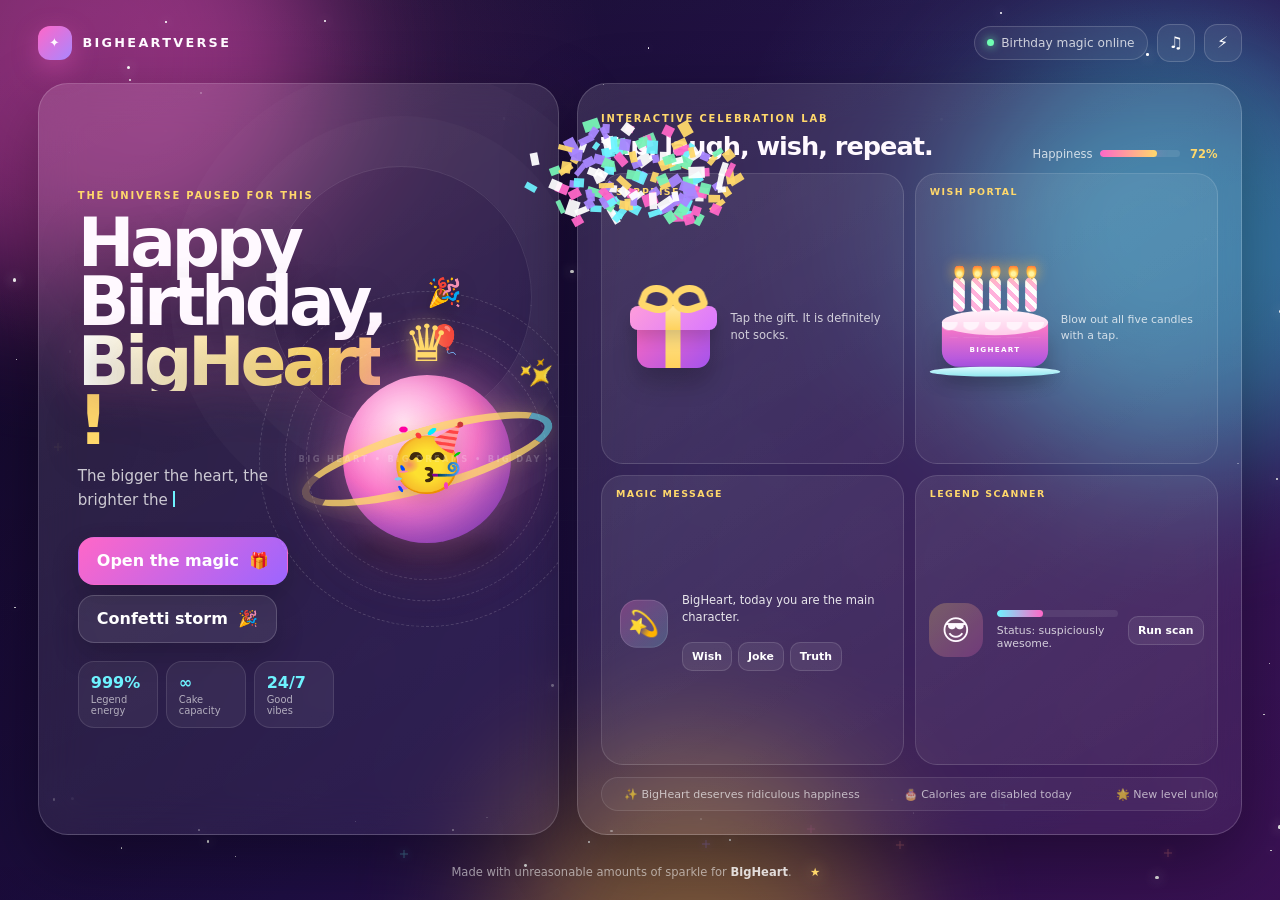
<file: index.html>
<!doctype html>
<html lang="en">
<head>
  <meta charset="utf-8" />
  <meta name="viewport" content="width=device-width, initial-scale=1, viewport-fit=cover" />
  <meta name="theme-color" content="#130a2e" />
  <meta name="description" content="An enchanted one-screen birthday celebration for BigHeart." />
  <title>Happy Birthday, BigHeart!</title>
  <link rel="stylesheet" href="styles.css" />
</head>
<body>
  <noscript><div class="noscript">Please enable JavaScript so the birthday magic can begin ✨</div></noscript>
  <canvas id="confettiCanvas" aria-hidden="true"></canvas>

  <div class="world" id="world">
    <div class="aurora aurora--one" aria-hidden="true"></div>
    <div class="aurora aurora--two" aria-hidden="true"></div>
    <div class="aurora aurora--three" aria-hidden="true"></div>
    <div class="mesh" aria-hidden="true"></div>
    <div id="stars" class="stars" aria-hidden="true"></div>
    <div id="sparkles" class="sparkles" aria-hidden="true"></div>
    <div id="balloons" class="balloons" aria-hidden="true"></div>

    <header class="topbar">
      <div class="brand"><span class="brand__mark">✦</span><span>BIGHEARTVERSE</span></div>
      <div class="topbar__right">
        <span class="live-dot"><i></i> Birthday magic online</span>
        <button class="icon-btn" id="soundBtn" type="button" aria-pressed="false" title="Play melody">♫</button>
        <button class="icon-btn" id="partyBtn" type="button" aria-pressed="false" title="Party mode">⚡</button>
      </div>
    </header>

    <main class="dashboard">
      <section class="hero glass-panel">
        <div class="hero__copy">
          <div class="eyebrow">THE UNIVERSE PAUSED FOR THIS</div>
          <h1>Happy Birthday,<br><span class="name">BigHeart</span><span class="bounce">!</span></h1>
          <p class="hero__lead" id="typeLine" aria-live="polite"></p>

          <div class="hero__actions">
            <button class="action action--primary" id="surpriseBtn" type="button"><span>Open the magic</span><b>🎁</b></button>
            <button class="action action--glass" id="confettiBtn" type="button"><span>Confetti storm</span><b>🎉</b></button>
          </div>

          <div class="mini-stats" aria-label="Birthday statistics">
            <div><strong>999%</strong><span>Legend energy</span></div>
            <div><strong>∞</strong><span>Cake capacity</span></div>
            <div><strong>24/7</strong><span>Good vibes</span></div>
          </div>
        </div>

        <div class="hero__visual" aria-label="Animated birthday crown planet">
          <div class="orbit orbit--one"><span>🎈</span></div>
          <div class="orbit orbit--two"><span>✨</span></div>
          <div class="orbit orbit--three"><span>🎉</span></div>
          <div class="planet-shadow"></div>
          <div class="planet">
            <div class="planet__glow"></div>
            <div class="planet__ring"></div>
            <div class="planet__face">🥳</div>
            <div class="crown">♛</div>
          </div>
          <div class="halo-text">BIG HEART • BIG DREAMS • BIG DAY •</div>
        </div>
      </section>

      <section class="playground glass-panel">
        <div class="playground__head">
          <div><span class="eyebrow">INTERACTIVE CELEBRATION LAB</span><h2>Tap, laugh, wish, repeat.</h2></div>
          <div class="meter"><span>Happiness</span><div><i id="happyMeter"></i></div><b id="happyValue">72%</b></div>
        </div>

        <div class="play-grid">
          <article class="card gift-card" id="giftCard" tabindex="0" role="button" aria-label="Open BigHeart's gift">
            <div class="card__label">SURPRISE BOX</div>
            <div class="gift" id="gift">
              <div class="gift__lid"><i></i></div>
              <div class="gift__base"><i></i></div>
              <div class="gift__bow"><span></span><span></span></div>
              <div class="gift__light"></div>
            </div>
            <p id="giftText">Tap the gift. It is definitely not socks.</p>
          </article>

          <article class="card cake-card">
            <div class="card__label">WISH PORTAL</div>
            <div class="cake">
              <div class="candles" id="candles">
                <button class="candle" type="button" aria-label="Blow out candle 1"><i></i><span></span></button>
                <button class="candle" type="button" aria-label="Blow out candle 2"><i></i><span></span></button>
                <button class="candle" type="button" aria-label="Blow out candle 3"><i></i><span></span></button>
                <button class="candle" type="button" aria-label="Blow out candle 4"><i></i><span></span></button>
                <button class="candle" type="button" aria-label="Blow out candle 5"><i></i><span></span></button>
              </div>
              <div class="cake__top"></div>
              <div class="cake__icing"></div>
              <div class="cake__body"><span>BIGHEART</span></div>
              <div class="cake__plate"></div>
            </div>
            <p id="candleText">Blow out all five candles with a tap.</p>
          </article>

          <article class="card message-card">
            <div class="card__label">MAGIC MESSAGE</div>
            <div class="message-icon" id="messageIcon">💫</div>
            <p id="messageText">BigHeart, today you are the main character.</p>
            <div class="message-actions">
              <button type="button" data-message="wish">Wish</button>
              <button type="button" data-message="joke">Joke</button>
              <button type="button" data-message="truth">Truth</button>
            </div>
          </article>

          <article class="card scanner-card">
            <div class="card__label">LEGEND SCANNER</div>
            <div class="scanner-avatar"><span>😎</span><i></i></div>
            <div class="scanner-line"><i id="scannerFill"></i></div>
            <p id="scannerText">Status: suspiciously awesome.</p>
            <button class="scan-btn" id="scanBtn" type="button">Run scan</button>
          </article>
        </div>

        <div class="ticker" aria-label="Birthday wishes">
          <div class="ticker__track">
            <span>✨ BigHeart deserves ridiculous happiness</span><span>🎂 Calories are disabled today</span><span>🌟 New level unlocked</span><span>😂 Laughing is mandatory</span><span>🎉 Ordinary behavior has been cancelled</span>
            <span>✨ BigHeart deserves ridiculous happiness</span><span>🎂 Calories are disabled today</span><span>🌟 New level unlocked</span><span>😂 Laughing is mandatory</span><span>🎉 Ordinary behavior has been cancelled</span>
          </div>
        </div>
      </section>
    </main>

    <footer class="footer"><span>Made with unreasonable amounts of sparkle for <b>BigHeart</b>.</span><button id="secretBtn" type="button" aria-label="Open secret message">★</button></footer>
  </div>

  <dialog class="surprise" id="surpriseDialog">
    <button class="surprise__close" id="closeDialog" type="button" aria-label="Close">×</button>
    <div class="surprise__burst" aria-hidden="true"><span>✦</span><span>✧</span><span>✦</span></div>
    <div class="surprise__emoji">💝</div>
    <p class="eyebrow">SPECIAL DELIVERY FOR BIGHEART</p>
    <h2>You make life feel warmer, funnier, and a lot more unforgettable.</h2>
    <p>May this new year bring you bold adventures, quiet peace, loyal people, beautiful surprises, and every reason to keep that big heart smiling.</p>
    <button class="action action--primary" id="dialogConfetti" type="button"><span>Celebrate harder</span><b>🎊</b></button>
  </dialog>

  <div class="toast" id="toast" role="status" aria-live="polite"></div>
  <script src="script.js"></script>
</body>
</html>
</file>
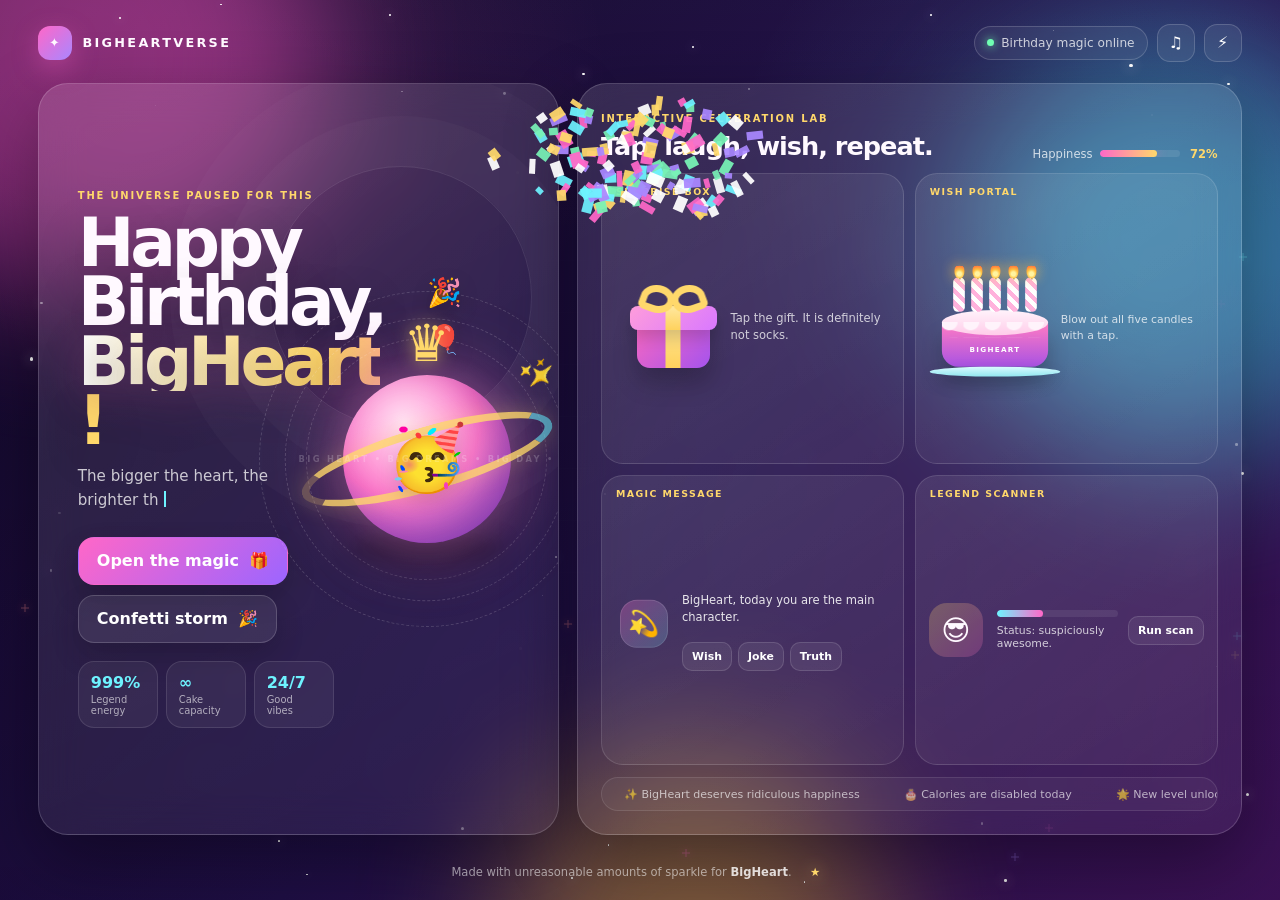
<file: birthday-standalone.html>
<!doctype html>
<html lang="en">
<head>
  <meta charset="utf-8" />
  <meta name="viewport" content="width=device-width, initial-scale=1, viewport-fit=cover" />
  <meta name="theme-color" content="#130a2e" />
  <meta name="description" content="An enchanted one-screen birthday celebration for BigHeart." />
  <title>Happy Birthday, BigHeart!</title>
  <style>
:root {
  --bg-a: #100622;
  --bg-b: #22104c;
  --bg-c: #42135f;
  --pink: #ff67c8;
  --pink-2: #ff94dc;
  --cyan: #6ef3ff;
  --gold: #ffd86b;
  --violet: #a987ff;
  --white: #fff9ff;
  --muted: rgba(255,255,255,.76);
  --line: rgba(255,255,255,.17);
  --glass: rgba(255,255,255,.085);
  --shadow: 0 26px 70px rgba(0,0,0,.36);
}

* { box-sizing: border-box; }
html, body { width: 100%; height: 100%; margin: 0; overflow: hidden; }
body {
  color: var(--white);
  font-family: Inter, ui-sans-serif, system-ui, -apple-system, BlinkMacSystemFont, "Segoe UI", sans-serif;
  background: radial-gradient(circle at 20% 10%, rgba(255,103,200,.15), transparent 27%), radial-gradient(circle at 82% 20%, rgba(110,243,255,.12), transparent 25%), linear-gradient(135deg, var(--bg-a), var(--bg-b) 54%, var(--bg-c));
}
button { font: inherit; }
button:focus-visible, [tabindex]:focus-visible { outline: 3px solid var(--cyan); outline-offset: 4px; }
.noscript { position: fixed; inset: 0; z-index: 99; display: grid; place-items: center; background: #130a2e; color: white; padding: 2rem; text-align: center; }

.world { position: relative; width: 100%; height: 100dvh; min-height: 540px; overflow: hidden; isolation: isolate; }
.world::after { content: ""; position: absolute; inset: 0; z-index: -1; background: linear-gradient(180deg, rgba(255,255,255,.02), transparent 28%, rgba(0,0,0,.12)); pointer-events: none; }
.mesh { position: absolute; inset: 0; z-index: -4; opacity: .16; background-image: linear-gradient(rgba(255,255,255,.06) 1px, transparent 1px), linear-gradient(90deg, rgba(255,255,255,.06) 1px, transparent 1px); background-size: 52px 52px; mask-image: radial-gradient(circle at center, black, transparent 82%); }
.aurora { position: absolute; z-index: -3; border-radius: 999px; filter: blur(70px); opacity: .52; animation: auroraMove 13s ease-in-out infinite alternate; }
.aurora--one { width: 37vw; height: 37vw; left: -12vw; top: -14vw; background: #e448b4; }
.aurora--two { width: 33vw; height: 33vw; right: -9vw; top: 5vh; background: #3bcde7; animation-duration: 17s; }
.aurora--three { width: 30vw; height: 30vw; left: 39vw; bottom: -18vw; background: #d9a833; animation-duration: 21s; }
@keyframes auroraMove { to { transform: translate3d(45px, 28px, 0) scale(1.12); } }

.stars, .sparkles, .balloons { position: absolute; inset: 0; pointer-events: none; z-index: -1; }
.star { position: absolute; width: 3px; height: 3px; border-radius: 50%; background: #fff; box-shadow: 0 0 12px rgba(255,255,255,.9); animation: twinkle var(--d) ease-in-out infinite; animation-delay: var(--delay); }
@keyframes twinkle { 0%,100% { transform: scale(.45); opacity: .2; } 50% { transform: scale(1.8); opacity: 1; } }
.spark { position: absolute; width: 8px; height: 8px; color: var(--gold); opacity: .42; animation: sparkleFloat var(--d) linear infinite; animation-delay: var(--delay); }
.spark::before, .spark::after { content: ""; position: absolute; left: 50%; top: 50%; width: 1px; height: 100%; background: currentColor; transform: translate(-50%,-50%); box-shadow: 0 0 10px currentColor; }
.spark::after { transform: translate(-50%,-50%) rotate(90deg); }
@keyframes sparkleFloat { from { transform: translateY(55px) rotate(0); opacity: 0; } 18% { opacity: .55; } to { transform: translateY(-90px) rotate(180deg); opacity: 0; } }
.balloon { position: absolute; bottom: -100px; width: 34px; height: 43px; border-radius: 50% 50% 47% 47%; background: var(--c); box-shadow: inset -7px -7px 12px rgba(0,0,0,.16), 0 12px 25px rgba(0,0,0,.14); opacity: .55; animation: balloonUp var(--d) linear infinite; animation-delay: var(--delay); }
.balloon::after { content: ""; position: absolute; left: 50%; top: 100%; width: 1px; height: 50px; background: rgba(255,255,255,.45); }
@keyframes balloonUp { to { transform: translate3d(var(--sway), -125vh, 0) rotate(8deg); } }

.topbar { position: absolute; left: 3vw; right: 3vw; top: 2.2vh; height: 46px; display: flex; align-items: center; justify-content: space-between; z-index: 4; }
.brand { display: flex; align-items: center; gap: 10px; font-size: clamp(.72rem, 1vw, .88rem); font-weight: 900; letter-spacing: .18em; }
.brand__mark { width: 34px; height: 34px; display: grid; place-items: center; border-radius: 12px; background: linear-gradient(135deg, var(--pink), var(--violet)); box-shadow: 0 8px 26px rgba(255,103,200,.34); }
.topbar__right { display: flex; align-items: center; gap: 9px; }
.live-dot { display: flex; gap: 7px; align-items: center; padding: 9px 12px; border: 1px solid var(--line); border-radius: 999px; background: rgba(255,255,255,.06); color: var(--muted); font-size: .76rem; backdrop-filter: blur(12px); }
.live-dot i { width: 7px; height: 7px; border-radius: 50%; background: #70ffb3; box-shadow: 0 0 10px #70ffb3; animation: pulse 1.4s infinite; }
@keyframes pulse { 50% { opacity: .35; transform: scale(.7); } }
.icon-btn { width: 38px; height: 38px; border: 1px solid var(--line); border-radius: 13px; background: rgba(255,255,255,.07); color: white; cursor: pointer; backdrop-filter: blur(12px); transition: .25s ease; }
.icon-btn:hover { transform: translateY(-2px); background: rgba(255,255,255,.14); }
.icon-btn[aria-pressed="true"] { background: linear-gradient(135deg, var(--pink), var(--violet)); box-shadow: 0 10px 26px rgba(255,103,200,.28); }

.dashboard { position: absolute; inset: 9.2vh 3vw 7.2vh; display: grid; grid-template-columns: minmax(0, .94fr) minmax(520px, 1.2fr); gap: clamp(14px, 1.4vw, 22px); }
.glass-panel { border: 1px solid var(--line); background: linear-gradient(155deg, rgba(255,255,255,.12), rgba(255,255,255,.055)); box-shadow: var(--shadow); border-radius: 30px; backdrop-filter: blur(20px); overflow: hidden; }
.eyebrow { margin: 0; color: var(--gold); font-size: clamp(.62rem, .78vw, .76rem); font-weight: 900; letter-spacing: .18em; }

.hero { position: relative; display: grid; grid-template-columns: minmax(0, 1.1fr) minmax(180px, .8fr); align-items: center; padding: clamp(22px, 3vw, 48px); }
.hero::before { content: ""; position: absolute; width: 260px; height: 260px; right: 5%; top: 11%; border: 1px solid rgba(255,255,255,.1); border-radius: 50%; box-shadow: 0 0 0 50px rgba(255,255,255,.025), 0 0 0 100px rgba(255,255,255,.018); animation: ringPulse 5s ease-in-out infinite; }
@keyframes ringPulse { 50% { transform: scale(1.07); opacity: .7; } }
.hero__copy { position: relative; z-index: 2; }
.hero h1 { margin: 12px 0 14px; font-size: clamp(2.65rem, 5.3vw, 6.3rem); line-height: .87; letter-spacing: -.065em; text-shadow: 0 15px 45px rgba(0,0,0,.22); }
.name { display: inline-block; color: transparent; background: linear-gradient(90deg, #fff, var(--gold), var(--pink), var(--cyan), #fff); background-size: 320% auto; -webkit-background-clip: text; background-clip: text; animation: nameFlow 7s linear infinite; filter: drop-shadow(0 8px 18px rgba(255,103,200,.2)); }
@keyframes nameFlow { to { background-position: 320% 0; } }
.bounce { display: inline-block; color: var(--gold); animation: bounce 1.6s ease-in-out infinite; }
@keyframes bounce { 50% { transform: translateY(-10px) rotate(8deg); } }
.hero__lead { width: min(520px, 96%); min-height: 55px; margin: 0 0 18px; color: var(--muted); font-size: clamp(.92rem, 1.18vw, 1.12rem); line-height: 1.6; }
.hero__lead::after { content: ""; display: inline-block; width: 2px; height: 1em; margin-left: 5px; vertical-align: -.12em; background: var(--cyan); animation: blink .75s steps(1) infinite; }
@keyframes blink { 50% { opacity: 0; } }
.hero__actions { display: flex; flex-wrap: wrap; gap: 10px; }
.action { display: inline-flex; align-items: center; justify-content: center; gap: 10px; min-height: 48px; padding: 0 18px; border-radius: 16px; border: 1px solid transparent; color: white; font-weight: 850; cursor: pointer; transition: .24s ease; box-shadow: 0 12px 28px rgba(0,0,0,.18); }
.action:hover { transform: translateY(-3px) scale(1.02); }
.action--primary { background: linear-gradient(135deg, var(--pink), #9c65ff); }
.action--glass { background: rgba(255,255,255,.08); border-color: var(--line); }
.mini-stats { display: grid; grid-template-columns: repeat(3, 1fr); gap: 8px; margin-top: 18px; max-width: 500px; }
.mini-stats div { padding: 11px 12px; border-radius: 16px; background: rgba(255,255,255,.055); border: 1px solid rgba(255,255,255,.11); }
.mini-stats strong { display: block; color: var(--cyan); font-size: clamp(.95rem, 1.25vw, 1.25rem); }
.mini-stats span { display: block; color: rgba(255,255,255,.62); font-size: clamp(.62rem, .7vw, .72rem); margin-top: 2px; }

.hero__visual { position: relative; z-index: 2; width: min(23vw, 300px); aspect-ratio: 1; justify-self: center; display: grid; place-items: center; perspective: 800px; }
.planet { position: relative; width: 57%; aspect-ratio: 1; display: grid; place-items: center; border-radius: 50%; background: radial-gradient(circle at 36% 28%, #ffddf1, #ff6bc5 47%, #8c3fe1 100%); box-shadow: inset -18px -18px 36px rgba(54,18,100,.35), 0 0 70px rgba(255,103,200,.52), 0 26px 50px rgba(0,0,0,.3); animation: planetFloat 4s ease-in-out infinite; }
@keyframes planetFloat { 50% { transform: translateY(-13px) rotate(4deg); } }
.planet__face { font-size: clamp(3rem, 5vw, 5.4rem); filter: drop-shadow(0 8px 10px rgba(0,0,0,.14)); }
.planet__ring { position: absolute; width: 155%; height: 38%; border: 8px solid rgba(255,218,107,.8); border-left-color: rgba(255,218,107,.25); border-right-color: rgba(110,243,255,.6); border-radius: 50%; transform: rotate(-16deg); box-shadow: 0 0 22px rgba(255,218,107,.22); }
.planet__glow { position: absolute; inset: -20%; border-radius: 50%; background: radial-gradient(circle, rgba(255,255,255,.2), transparent 64%); animation: glowPulse 2.5s ease-in-out infinite; }
@keyframes glowPulse { 50% { transform: scale(1.12); opacity: .55; } }
.crown { position: absolute; top: -37%; font-size: clamp(2.6rem, 4vw, 4.4rem); color: var(--gold); text-shadow: 0 0 18px rgba(255,218,107,.7); animation: crownTilt 2s ease-in-out infinite; }
@keyframes crownTilt { 50% { transform: translateY(-5px) rotate(-7deg); } }
.planet-shadow { position: absolute; bottom: 15%; width: 52%; height: 10%; border-radius: 50%; background: rgba(0,0,0,.27); filter: blur(10px); animation: shadowPulse 4s ease-in-out infinite; }
@keyframes shadowPulse { 50% { transform: scale(.82); opacity: .5; } }
.orbit { position: absolute; inset: 9%; border: 1px dashed rgba(255,255,255,.16); border-radius: 50%; animation: spin 10s linear infinite; }
.orbit span { position: absolute; left: 50%; top: -16px; font-size: 28px; filter: drop-shadow(0 8px 10px rgba(0,0,0,.24)); }
.orbit--two { inset: 2%; animation-duration: 14s; animation-direction: reverse; transform: rotate(45deg); }
.orbit--three { inset: -7%; animation-duration: 18s; }
@keyframes spin { to { transform: rotate(360deg); } }
.halo-text { position: absolute; inset: -2%; display: grid; place-items: center; border-radius: 50%; color: rgba(255,255,255,.21); font-size: clamp(.52rem, .62vw, .68rem); font-weight: 900; letter-spacing: .28em; animation: spin 22s linear infinite reverse; }

.playground { position: relative; padding: clamp(16px, 1.8vw, 26px); display: grid; grid-template-rows: auto minmax(0,1fr) 34px; gap: 12px; }
.playground__head { display: flex; align-items: end; justify-content: space-between; gap: 14px; }
.playground__head h2 { margin: 5px 0 0; font-size: clamp(1.28rem, 2vw, 2rem); letter-spacing: -.04em; }
.meter { min-width: 185px; display: grid; grid-template-columns: auto 1fr auto; align-items: center; gap: 7px; color: var(--muted); font-size: .72rem; }
.meter > div { width: 80px; height: 7px; overflow: hidden; border-radius: 999px; background: rgba(255,255,255,.09); }
.meter i { display: block; width: 72%; height: 100%; border-radius: inherit; background: linear-gradient(90deg, var(--pink), var(--gold)); box-shadow: 0 0 12px rgba(255,103,200,.45); transition: width .7s ease; }
.meter b { color: var(--gold); }
.play-grid { display: grid; grid-template-columns: repeat(2, minmax(0,1fr)); grid-template-rows: repeat(2, minmax(0,1fr)); gap: 11px; min-height: 0; }
.card { position: relative; min-width: 0; min-height: 0; border: 1px solid rgba(255,255,255,.13); border-radius: 22px; background: linear-gradient(145deg, rgba(255,255,255,.085), rgba(255,255,255,.038)); overflow: hidden; transition: transform .25s ease, background .25s ease, border-color .25s ease; }
.card:hover { transform: translateY(-3px); border-color: rgba(255,255,255,.25); background: linear-gradient(145deg, rgba(255,255,255,.12), rgba(255,255,255,.05)); }
.card__label { position: absolute; top: 12px; left: 14px; z-index: 3; color: var(--gold); font-size: .59rem; font-weight: 900; letter-spacing: .15em; }

.gift-card { display: grid; grid-template-columns: 42% 1fr; align-items: center; padding: 28px 14px 10px; cursor: pointer; }
.gift-card p { margin: 0; color: var(--muted); font-size: clamp(.72rem, .88vw, .9rem); line-height: 1.45; }
.gift { position: relative; width: 95px; height: 88px; justify-self: center; animation: giftBounce 2.2s ease-in-out infinite; transform-style: preserve-3d; }
@keyframes giftBounce { 50% { transform: translateY(-7px) rotate(-2deg); } }
.gift__base { position: absolute; left: 11px; bottom: 3px; width: 73px; height: 55px; border-radius: 8px 8px 13px 13px; background: linear-gradient(135deg, #ff6abd, #a553ed); box-shadow: 0 15px 25px rgba(0,0,0,.22); }
.gift__base i, .gift__lid i { position: absolute; left: 50%; top: 0; width: 15px; height: 100%; transform: translateX(-50%); background: linear-gradient(#ffe8a0, #ffd25d); }
.gift__lid { position: absolute; z-index: 3; left: 4px; top: 23px; width: 87px; height: 24px; border-radius: 8px; background: linear-gradient(135deg, #ff9ddb, #d978ff); transform-origin: 85% 100%; transition: .65s cubic-bezier(.2,.8,.2,1); box-shadow: 0 8px 15px rgba(0,0,0,.16); }
.gift__bow { position: absolute; z-index: 4; top: 2px; left: 50%; transform: translateX(-50%); width: 65px; height: 34px; transition: .65s ease; }
.gift__bow span { position: absolute; width: 34px; height: 28px; border: 7px solid var(--gold); border-radius: 60% 50% 60% 20%; }
.gift__bow span:first-child { left: 0; transform: rotate(20deg); }
.gift__bow span:last-child { right: 0; transform: scaleX(-1) rotate(20deg); }
.gift__light { position: absolute; left: 50%; top: 30px; width: 25px; height: 25px; border-radius: 50%; background: white; filter: blur(8px); opacity: 0; transition: .5s ease; }
.gift.is-open .gift__lid { transform: rotate(24deg) translate(8px,-20px); }
.gift.is-open .gift__bow { transform: translate(-38%, -22px) rotate(18deg); }
.gift.is-open .gift__light { opacity: .9; transform: scale(3.3); }

.cake-card { display: grid; grid-template-columns: 48% 1fr; align-items: center; padding: 27px 13px 8px; }
.cake-card > p { margin: 0; color: var(--muted); font-size: clamp(.68rem, .84vw, .86rem); line-height: 1.42; }
.cake { position: relative; width: 150px; height: 112px; justify-self: center; transform: scale(.9); transform-origin: center; }
.candles { position: absolute; left: 50%; top: 0; z-index: 4; display: flex; gap: 7px; transform: translateX(-50%); }
.candle { position: relative; width: 13px; height: 38px; padding: 0; border: 0; border-radius: 5px; background: repeating-linear-gradient(45deg, white 0 5px, #ffb2dc 5px 10px); cursor: pointer; }
.candle span { position: absolute; left: 50%; top: -16px; width: 11px; height: 17px; transform: translateX(-50%); border-radius: 60% 60% 52% 52%; background: radial-gradient(circle at 50% 70%, #fff4a0 0 17%, #ffc140 38%, #ff7c3d 68%, transparent 72%); filter: drop-shadow(0 0 7px rgba(255,190,64,.9)); animation: flame .7s ease-in-out infinite alternate; transition: .35s ease; }
.candle i { position: absolute; left: 50%; top: -2px; width: 1px; height: 4px; background: #46312b; }
@keyframes flame { to { transform: translateX(-50%) scale(1.15) rotate(4deg); } }
.candle.is-out span { opacity: 0; transform: translateX(-50%) scale(.1); }
.candle.is-out::after { content: "~"; position: absolute; left: 2px; top: -22px; color: rgba(255,255,255,.65); animation: smoke 1.2s ease-out forwards; }
@keyframes smoke { to { transform: translateY(-14px); opacity: 0; } }
.cake__top { position: absolute; left: 50%; top: 36px; width: 118px; height: 28px; transform: translateX(-50%); border-radius: 50%; background: linear-gradient(#fff3fb, #ffcce9); z-index: 3; }
.cake__icing { position: absolute; z-index: 3; left: 16px; top: 49px; width: 118px; height: 18px; border-radius: 0 0 12px 12px; background: radial-gradient(circle at 8px 0, #fff3fb 0 9px, transparent 10px) 0 0/24px 18px repeat-x; }
.cake__body { position: absolute; left: 16px; top: 51px; width: 118px; height: 48px; display: grid; place-items: center; border-radius: 0 0 18px 18px; background: linear-gradient(180deg, #ff7bc3, #a852e3); box-shadow: 0 15px 24px rgba(0,0,0,.2); }
.cake__body span { margin-top: 10px; color: white; font-size: 8px; font-weight: 900; letter-spacing: .18em; }
.cake__plate { position: absolute; left: 50%; bottom: 2px; width: 145px; height: 11px; transform: translateX(-50%); border-radius: 50%; background: linear-gradient(#d9fbff, #92e6ef); box-shadow: 0 8px 18px rgba(0,0,0,.2); }

.message-card { padding: 34px 14px 10px 80px; display: flex; flex-direction: column; justify-content: center; }
.message-icon { position: absolute; left: 18px; top: 50%; transform: translateY(-42%); width: 48px; height: 48px; display: grid; place-items: center; border-radius: 17px; background: linear-gradient(135deg, rgba(255,103,200,.3), rgba(110,243,255,.2)); font-size: 25px; box-shadow: inset 0 0 0 1px rgba(255,255,255,.12); animation: iconFloat 2.6s ease-in-out infinite; }
@keyframes iconFloat { 50% { transform: translateY(-52%) rotate(7deg); } }
.message-card p { margin: 0 0 10px; color: rgba(255,255,255,.88); font-size: clamp(.72rem, .88vw, .88rem); line-height: 1.42; min-height: 40px; }
.message-actions { display: flex; gap: 6px; }
.message-actions button, .scan-btn { border: 1px solid rgba(255,255,255,.13); border-radius: 10px; background: rgba(255,255,255,.07); color: white; padding: 7px 9px; font-size: .68rem; font-weight: 800; cursor: pointer; transition: .2s ease; }
.message-actions button:hover, .scan-btn:hover { background: rgba(255,255,255,.16); transform: translateY(-2px); }

.scanner-card { display: grid; grid-template-columns: 58px 1fr auto; grid-template-rows: auto auto; column-gap: 10px; align-content: center; padding: 30px 13px 9px; }
.scanner-avatar { position: relative; grid-row: 1 / 3; width: 54px; height: 54px; display: grid; place-items: center; border-radius: 18px; background: linear-gradient(135deg, rgba(255,216,107,.26), rgba(255,103,200,.22)); font-size: 28px; overflow: hidden; }
.scanner-avatar i { position: absolute; left: 0; right: 0; top: -30%; height: 3px; background: var(--cyan); box-shadow: 0 0 12px var(--cyan); animation: scanFace 2.5s ease-in-out infinite; }
@keyframes scanFace { 50% { top: 115%; } }
.scanner-line { align-self: end; width: 100%; height: 7px; overflow: hidden; border-radius: 999px; background: rgba(255,255,255,.08); }
.scanner-line i { display: block; width: 38%; height: 100%; border-radius: inherit; background: linear-gradient(90deg, var(--cyan), var(--pink)); transition: width .8s ease; }
.scanner-card p { margin: 7px 0 0; color: var(--muted); font-size: clamp(.68rem, .8vw, .82rem); }
.scan-btn { grid-column: 3; grid-row: 1 / 3; align-self: center; }

.ticker { overflow: hidden; border-radius: 999px; border: 1px solid rgba(255,255,255,.1); background: rgba(255,255,255,.045); }
.ticker__track { width: max-content; height: 100%; display: flex; align-items: center; animation: ticker 24s linear infinite; }
.ticker span { padding: 0 22px; color: rgba(255,255,255,.65); font-size: .69rem; white-space: nowrap; }
@keyframes ticker { to { transform: translateX(-50%); } }

.footer { position: absolute; left: 3vw; right: 3vw; bottom: 1.5vh; height: 30px; display: flex; align-items: center; justify-content: center; gap: 10px; color: rgba(255,255,255,.55); font-size: .72rem; }
.footer b { color: rgba(255,255,255,.82); }
.footer button { width: 27px; height: 27px; border: 0; background: transparent; color: var(--gold); cursor: pointer; filter: drop-shadow(0 0 8px rgba(255,216,107,.8)); animation: secretPulse 1.8s ease-in-out infinite; }
@keyframes secretPulse { 50% { transform: scale(1.3) rotate(18deg); } }

#confettiCanvas { position: fixed; inset: 0; z-index: 20; pointer-events: none; }
.toast { position: fixed; left: 50%; bottom: 7vh; z-index: 30; max-width: min(90vw, 560px); padding: 12px 18px; transform: translate(-50%, 30px); opacity: 0; border: 1px solid rgba(255,255,255,.18); border-radius: 14px; background: rgba(17,7,38,.86); color: white; text-align: center; box-shadow: 0 18px 50px rgba(0,0,0,.35); backdrop-filter: blur(16px); transition: .35s ease; pointer-events: none; }
.toast.is-visible { opacity: 1; transform: translate(-50%,0); }
.surprise { width: min(92vw, 580px); padding: 42px clamp(22px, 4vw, 48px); border: 1px solid rgba(255,255,255,.2); border-radius: 28px; background: radial-gradient(circle at 50% 0, rgba(255,103,200,.24), transparent 45%), linear-gradient(145deg, rgba(37,13,72,.98), rgba(18,8,44,.98)); color: white; text-align: center; box-shadow: 0 35px 100px rgba(0,0,0,.55); overflow: hidden; }
.surprise::backdrop { background: rgba(4,2,14,.72); backdrop-filter: blur(10px); }
.surprise__close { position: absolute; right: 14px; top: 12px; width: 34px; height: 34px; border: 1px solid rgba(255,255,255,.13); border-radius: 11px; background: rgba(255,255,255,.07); color: white; cursor: pointer; font-size: 1.3rem; }
.surprise__emoji { font-size: 4.5rem; animation: dialogPop 1.7s ease-in-out infinite; }
@keyframes dialogPop { 50% { transform: scale(1.13) rotate(-5deg); } }
.surprise h2 { margin: 10px 0 14px; font-size: clamp(1.65rem, 3vw, 2.5rem); line-height: 1.08; letter-spacing: -.045em; }
.surprise > p:not(.eyebrow) { margin: 0 auto 22px; color: var(--muted); line-height: 1.65; }
.surprise__burst span { position: absolute; color: var(--gold); font-size: 24px; animation: burstSpin 4s linear infinite; }
.surprise__burst span:nth-child(1) { left: 12%; top: 18%; }
.surprise__burst span:nth-child(2) { right: 13%; top: 22%; animation-direction: reverse; }
.surprise__burst span:nth-child(3) { right: 20%; bottom: 18%; }
@keyframes burstSpin { to { transform: rotate(360deg) scale(1.3); } }
body.party-mode { animation: hueParty 7s linear infinite; }
@keyframes hueParty { to { filter: hue-rotate(360deg); } }

@media (max-width: 1080px) {
  .dashboard { grid-template-columns: .88fr 1.12fr; }
  .hero { grid-template-columns: 1fr; }
  .hero__visual { position: absolute; width: 180px; right: 5%; top: 9%; opacity: .72; }
  .hero__copy { max-width: 88%; }
  .hero h1 { font-size: clamp(2.6rem, 6vw, 5.2rem); }
  .mini-stats { margin-right: 16%; }
}

@media (max-width: 840px) {
  .world { min-height: 610px; }
  .dashboard { inset: 8.5vh 2.2vw 6.8vh; grid-template-columns: 1fr; grid-template-rows: .82fr 1.18fr; gap: 10px; }
  .topbar { left: 2.5vw; right: 2.5vw; top: 1.2vh; }
  .live-dot { display: none; }
  .hero { padding: 18px 20px; grid-template-columns: 1fr; }
  .hero__visual { width: 142px; right: 2%; top: 8%; opacity: .72; }
  .hero h1 { margin: 7px 0; font-size: clamp(2.15rem, 9vw, 4.1rem); }
  .hero__lead { min-height: 42px; margin-bottom: 9px; max-width: 72%; font-size: .78rem; line-height: 1.45; }
  .action { min-height: 39px; padding: 0 12px; border-radius: 12px; font-size: .75rem; }
  .mini-stats { margin-top: 8px; max-width: 67%; gap: 5px; }
  .mini-stats div { padding: 6px 8px; border-radius: 11px; }
  .mini-stats span { display: none; }
  .playground { padding: 12px; grid-template-rows: auto minmax(0,1fr) 28px; gap: 8px; }
  .playground__head h2 { font-size: 1.15rem; }
  .meter { display: none; }
  .play-grid { gap: 7px; }
  .card { border-radius: 16px; }
  .card__label { top: 8px; left: 10px; font-size: .48rem; }
  .gift-card, .cake-card { padding-top: 20px; }
  .gift { transform: scale(.78); }
  .cake { transform: scale(.7); }
  .message-card { padding: 24px 8px 6px 57px; }
  .message-icon { left: 9px; width: 39px; height: 39px; font-size: 20px; }
  .message-actions button, .scan-btn { padding: 5px 7px; font-size: .57rem; }
  .scanner-card { grid-template-columns: 44px 1fr auto; padding: 22px 8px 6px; }
  .scanner-avatar { width: 41px; height: 41px; border-radius: 12px; font-size: 22px; }
  .ticker span { padding: 0 14px; font-size: .56rem; }
  .footer { bottom: .8vh; font-size: .62rem; }
}

@media (max-width: 560px) {
  .world { min-height: 560px; }
  .dashboard { inset: 7.8vh 1.8vw 6.2vh; grid-template-rows: .76fr 1.24fr; }
  .brand { font-size: .62rem; }
  .brand__mark { width: 30px; height: 30px; }
  .icon-btn { width: 32px; height: 32px; border-radius: 10px; }
  .hero { padding: 14px 15px; }
  .hero__visual { width: 108px; right: 1%; top: 12%; }
  .hero__copy { max-width: 100%; }
  .hero h1 { font-size: clamp(1.9rem, 11vw, 3.3rem); }
  .hero__lead { max-width: 70%; min-height: 34px; font-size: .68rem; }
  .hero__actions { gap: 6px; }
  .action { min-height: 34px; font-size: .65rem; }
  .mini-stats { max-width: 69%; }
  .mini-stats strong { font-size: .78rem; }
  .playground__head .eyebrow { display: none; }
  .playground__head h2 { margin: 0; font-size: 1rem; }
  .gift-card, .cake-card { grid-template-columns: 44% 1fr; }
  .gift { transform: scale(.66); }
  .cake { transform: scale(.57); }
  .gift-card p, .cake-card > p, .message-card p, .scanner-card p { font-size: .59rem; line-height: 1.3; }
  .message-actions { gap: 3px; }
  .message-actions button { padding: 4px 5px; }
  .scanner-card { grid-template-columns: 36px 1fr; }
  .scanner-avatar { width: 34px; height: 34px; font-size: 18px; }
  .scan-btn { position: absolute; right: 6px; bottom: 6px; }
  .ticker { display: none; }
  .playground { grid-template-rows: auto minmax(0,1fr); }
}

@media (prefers-reduced-motion: reduce) {
  *, *::before, *::after { animation-duration: .001ms !important; animation-iteration-count: 1 !important; scroll-behavior: auto !important; }
}

</style>
</head>
<body>
  <noscript><div class="noscript">Please enable JavaScript so the birthday magic can begin ✨</div></noscript>
  <canvas id="confettiCanvas" aria-hidden="true"></canvas>

  <div class="world" id="world">
    <div class="aurora aurora--one" aria-hidden="true"></div>
    <div class="aurora aurora--two" aria-hidden="true"></div>
    <div class="aurora aurora--three" aria-hidden="true"></div>
    <div class="mesh" aria-hidden="true"></div>
    <div id="stars" class="stars" aria-hidden="true"></div>
    <div id="sparkles" class="sparkles" aria-hidden="true"></div>
    <div id="balloons" class="balloons" aria-hidden="true"></div>

    <header class="topbar">
      <div class="brand"><span class="brand__mark">✦</span><span>BIGHEARTVERSE</span></div>
      <div class="topbar__right">
        <span class="live-dot"><i></i> Birthday magic online</span>
        <button class="icon-btn" id="soundBtn" type="button" aria-pressed="false" title="Play melody">♫</button>
        <button class="icon-btn" id="partyBtn" type="button" aria-pressed="false" title="Party mode">⚡</button>
      </div>
    </header>

    <main class="dashboard">
      <section class="hero glass-panel">
        <div class="hero__copy">
          <div class="eyebrow">THE UNIVERSE PAUSED FOR THIS</div>
          <h1>Happy Birthday,<br><span class="name">BigHeart</span><span class="bounce">!</span></h1>
          <p class="hero__lead" id="typeLine" aria-live="polite"></p>

          <div class="hero__actions">
            <button class="action action--primary" id="surpriseBtn" type="button"><span>Open the magic</span><b>🎁</b></button>
            <button class="action action--glass" id="confettiBtn" type="button"><span>Confetti storm</span><b>🎉</b></button>
          </div>

          <div class="mini-stats" aria-label="Birthday statistics">
            <div><strong>999%</strong><span>Legend energy</span></div>
            <div><strong>∞</strong><span>Cake capacity</span></div>
            <div><strong>24/7</strong><span>Good vibes</span></div>
          </div>
        </div>

        <div class="hero__visual" aria-label="Animated birthday crown planet">
          <div class="orbit orbit--one"><span>🎈</span></div>
          <div class="orbit orbit--two"><span>✨</span></div>
          <div class="orbit orbit--three"><span>🎉</span></div>
          <div class="planet-shadow"></div>
          <div class="planet">
            <div class="planet__glow"></div>
            <div class="planet__ring"></div>
            <div class="planet__face">🥳</div>
            <div class="crown">♛</div>
          </div>
          <div class="halo-text">BIG HEART • BIG DREAMS • BIG DAY •</div>
        </div>
      </section>

      <section class="playground glass-panel">
        <div class="playground__head">
          <div><span class="eyebrow">INTERACTIVE CELEBRATION LAB</span><h2>Tap, laugh, wish, repeat.</h2></div>
          <div class="meter"><span>Happiness</span><div><i id="happyMeter"></i></div><b id="happyValue">72%</b></div>
        </div>

        <div class="play-grid">
          <article class="card gift-card" id="giftCard" tabindex="0" role="button" aria-label="Open BigHeart's gift">
            <div class="card__label">SURPRISE BOX</div>
            <div class="gift" id="gift">
              <div class="gift__lid"><i></i></div>
              <div class="gift__base"><i></i></div>
              <div class="gift__bow"><span></span><span></span></div>
              <div class="gift__light"></div>
            </div>
            <p id="giftText">Tap the gift. It is definitely not socks.</p>
          </article>

          <article class="card cake-card">
            <div class="card__label">WISH PORTAL</div>
            <div class="cake">
              <div class="candles" id="candles">
                <button class="candle" type="button" aria-label="Blow out candle 1"><i></i><span></span></button>
                <button class="candle" type="button" aria-label="Blow out candle 2"><i></i><span></span></button>
                <button class="candle" type="button" aria-label="Blow out candle 3"><i></i><span></span></button>
                <button class="candle" type="button" aria-label="Blow out candle 4"><i></i><span></span></button>
                <button class="candle" type="button" aria-label="Blow out candle 5"><i></i><span></span></button>
              </div>
              <div class="cake__top"></div>
              <div class="cake__icing"></div>
              <div class="cake__body"><span>BIGHEART</span></div>
              <div class="cake__plate"></div>
            </div>
            <p id="candleText">Blow out all five candles with a tap.</p>
          </article>

          <article class="card message-card">
            <div class="card__label">MAGIC MESSAGE</div>
            <div class="message-icon" id="messageIcon">💫</div>
            <p id="messageText">BigHeart, today you are the main character.</p>
            <div class="message-actions">
              <button type="button" data-message="wish">Wish</button>
              <button type="button" data-message="joke">Joke</button>
              <button type="button" data-message="truth">Truth</button>
            </div>
          </article>

          <article class="card scanner-card">
            <div class="card__label">LEGEND SCANNER</div>
            <div class="scanner-avatar"><span>😎</span><i></i></div>
            <div class="scanner-line"><i id="scannerFill"></i></div>
            <p id="scannerText">Status: suspiciously awesome.</p>
            <button class="scan-btn" id="scanBtn" type="button">Run scan</button>
          </article>
        </div>

        <div class="ticker" aria-label="Birthday wishes">
          <div class="ticker__track">
            <span>✨ BigHeart deserves ridiculous happiness</span><span>🎂 Calories are disabled today</span><span>🌟 New level unlocked</span><span>😂 Laughing is mandatory</span><span>🎉 Ordinary behavior has been cancelled</span>
            <span>✨ BigHeart deserves ridiculous happiness</span><span>🎂 Calories are disabled today</span><span>🌟 New level unlocked</span><span>😂 Laughing is mandatory</span><span>🎉 Ordinary behavior has been cancelled</span>
          </div>
        </div>
      </section>
    </main>

    <footer class="footer"><span>Made with unreasonable amounts of sparkle for <b>BigHeart</b>.</span><button id="secretBtn" type="button" aria-label="Open secret message">★</button></footer>
  </div>

  <dialog class="surprise" id="surpriseDialog">
    <button class="surprise__close" id="closeDialog" type="button" aria-label="Close">×</button>
    <div class="surprise__burst" aria-hidden="true"><span>✦</span><span>✧</span><span>✦</span></div>
    <div class="surprise__emoji">💝</div>
    <p class="eyebrow">SPECIAL DELIVERY FOR BIGHEART</p>
    <h2>You make life feel warmer, funnier, and a lot more unforgettable.</h2>
    <p>May this new year bring you bold adventures, quiet peace, loyal people, beautiful surprises, and every reason to keep that big heart smiling.</p>
    <button class="action action--primary" id="dialogConfetti" type="button"><span>Celebrate harder</span><b>🎊</b></button>
  </dialog>

  <div class="toast" id="toast" role="status" aria-live="polite"></div>
  <script>
const CONFIG = {
  name: "BigHeart",
  typeLines: [
    "The bigger the heart, the brighter the celebration.",
    "Today is for wild laughter, warm memories, and heroic amounts of cake.",
    "May your next chapter be kind, exciting, peaceful, and beautifully yours."
  ],
  giftMessages: [
    "Surprise unlocked: unlimited hugs, premium laughter, one imaginary crown, and lifetime access to our favorite memories.",
    "Definitely not socks. It is a full year of bold adventures, good people, clear wins, and ridiculous happiness.",
    "Inside the box: proof that someone with a heart this big deserves a celebration this bright."
  ],
  wishes: [
    "May the dreams you carry quietly begin opening loud, beautiful doors.",
    "May this year give you peaceful mornings, exciting wins, loyal people, and unforgettable nights.",
    "May every bit of kindness you give return to you in ways bigger than expected."
  ],
  jokes: [
    "Birthday calories have been temporarily disabled. The cake council approved it.",
    "You are not getting older. You are becoming a rare collector's edition.",
    "Scientists confirm that people with more birthdays usually live longer. Excellent work."
  ],
  truths: [
    "Truth detected: 100% heart, 999% legend, and absolutely no ordinary energy.",
    "Truth detected: BigHeart makes ordinary days feel like favorite memories.",
    "Truth detected: main-character energy with an unusually kind plot twist."
  ]
};

const $ = (selector, parent = document) => parent.querySelector(selector);
const $$ = (selector, parent = document) => [...parent.querySelectorAll(selector)];
const reducedMotion = window.matchMedia("(prefers-reduced-motion: reduce)").matches;
const randomItem = (items) => items[Math.floor(Math.random() * items.length)];

/* Background stars, sparks, and balloons */
(function createAtmosphere() {
  const stars = $("#stars");
  const sparkles = $("#sparkles");
  const balloons = $("#balloons");
  const starCount = window.innerWidth < 700 ? 48 : 90;
  const sparkCount = window.innerWidth < 700 ? 12 : 24;
  const balloonCount = window.innerWidth < 700 ? 5 : 9;
  const colors = ["#ff67c8", "#6ef3ff", "#ffd86b", "#a987ff", "#ff8c8c"];

  for (let i = 0; i < starCount; i += 1) {
    const star = document.createElement("span");
    star.className = "star";
    star.style.left = `${Math.random() * 100}%`;
    star.style.top = `${Math.random() * 100}%`;
    star.style.setProperty("--d", `${1.8 + Math.random() * 3.8}s`);
    star.style.setProperty("--delay", `${-Math.random() * 4}s`);
    const size = 1 + Math.random() * 2.5;
    star.style.width = `${size}px`;
    star.style.height = `${size}px`;
    stars.appendChild(star);
  }

  for (let i = 0; i < sparkCount; i += 1) {
    const spark = document.createElement("span");
    spark.className = "spark";
    spark.style.left = `${Math.random() * 100}%`;
    spark.style.top = `${20 + Math.random() * 78}%`;
    spark.style.setProperty("--d", `${4 + Math.random() * 6}s`);
    spark.style.setProperty("--delay", `${-Math.random() * 6}s`);
    spark.style.color = colors[i % colors.length];
    sparkles.appendChild(spark);
  }

  for (let i = 0; i < balloonCount; i += 1) {
    const balloon = document.createElement("span");
    balloon.className = "balloon";
    balloon.style.left = `${Math.random() * 96}%`;
    balloon.style.setProperty("--c", colors[i % colors.length]);
    balloon.style.setProperty("--d", `${13 + Math.random() * 9}s`);
    balloon.style.setProperty("--delay", `${-Math.random() * 15}s`);
    balloon.style.setProperty("--sway", `${-45 + Math.random() * 90}px`);
    balloons.appendChild(balloon);
  }
})();

/* Typewriter */
const typeLine = $("#typeLine");
let typeLineIndex = 0;
let typeCharIndex = 0;
let deleting = false;
function typeLoop() {
  const current = CONFIG.typeLines[typeLineIndex];
  typeCharIndex += deleting ? -1 : 1;
  typeLine.textContent = current.slice(0, Math.max(0, typeCharIndex));

  if (!deleting && typeCharIndex >= current.length) {
    deleting = true;
    window.setTimeout(typeLoop, 1350);
    return;
  }
  if (deleting && typeCharIndex <= 0) {
    deleting = false;
    typeLineIndex = (typeLineIndex + 1) % CONFIG.typeLines.length;
  }
  window.setTimeout(typeLoop, deleting ? 28 : 48);
}
typeLoop();

/* Confetti engine */
const canvas = $("#confettiCanvas");
const ctx = canvas.getContext("2d");
const pieces = [];
let confettiFrame = null;
const confettiColors = ["#ff67c8", "#6ef3ff", "#ffd86b", "#a987ff", "#ffffff", "#78f2b6"];

function sizeCanvas() {
  const ratio = Math.min(window.devicePixelRatio || 1, 2);
  canvas.width = Math.floor(window.innerWidth * ratio);
  canvas.height = Math.floor(window.innerHeight * ratio);
  canvas.style.width = `${window.innerWidth}px`;
  canvas.style.height = `${window.innerHeight}px`;
  ctx.setTransform(ratio, 0, 0, ratio, 0, 0);
}
sizeCanvas();
window.addEventListener("resize", sizeCanvas, { passive: true });

function burstConfetti(count = 130, originX = window.innerWidth / 2, originY = window.innerHeight * 0.28) {
  if (reducedMotion) return;
  for (let i = 0; i < Math.min(count, 420); i += 1) {
    const angle = -Math.PI / 2 + (Math.random() - .5) * 1.75;
    const speed = 7 + Math.random() * 11;
    pieces.push({
      x: originX + (Math.random() - .5) * 50,
      y: originY,
      vx: Math.cos(angle) * speed,
      vy: Math.sin(angle) * speed,
      gravity: .2 + Math.random() * .13,
      drag: .991,
      w: 5 + Math.random() * 7,
      h: 7 + Math.random() * 10,
      r: Math.random() * Math.PI,
      vr: (Math.random() - .5) * .32,
      color: randomItem(confettiColors),
      life: 0,
      ttl: 100 + Math.random() * 75
    });
  }
  if (!confettiFrame) drawConfetti();
}

function drawConfetti() {
  ctx.clearRect(0, 0, window.innerWidth, window.innerHeight);
  for (let i = pieces.length - 1; i >= 0; i -= 1) {
    const p = pieces[i];
    p.vx *= p.drag;
    p.vy = p.vy * p.drag + p.gravity;
    p.x += p.vx;
    p.y += p.vy;
    p.r += p.vr;
    p.life += 1;
    ctx.save();
    ctx.globalAlpha = Math.max(0, 1 - p.life / p.ttl);
    ctx.translate(p.x, p.y);
    ctx.rotate(p.r);
    ctx.fillStyle = p.color;
    ctx.fillRect(-p.w / 2, -p.h / 2, p.w, p.h);
    ctx.restore();
    if (p.life > p.ttl || p.y > window.innerHeight + 40) pieces.splice(i, 1);
  }
  if (pieces.length) confettiFrame = requestAnimationFrame(drawConfetti);
  else {
    confettiFrame = null;
    ctx.clearRect(0, 0, window.innerWidth, window.innerHeight);
  }
}

/* Toast and happiness meter */
const toast = $("#toast");
const happyMeter = $("#happyMeter");
const happyValue = $("#happyValue");
let happiness = 72;
let toastTimer;
function showToast(text) {
  toast.textContent = text;
  toast.classList.add("is-visible");
  clearTimeout(toastTimer);
  toastTimer = setTimeout(() => toast.classList.remove("is-visible"), 2500);
}
function addHappiness(amount) {
  happiness = Math.min(100, happiness + amount);
  happyMeter.style.width = `${happiness}%`;
  happyValue.textContent = `${happiness}%`;
}

/* Gift */
const giftCard = $("#giftCard");
const gift = $("#gift");
const giftText = $("#giftText");
function openGift() {
  gift.classList.toggle("is-open");
  giftText.textContent = randomItem(CONFIG.giftMessages);
  burstConfetti(150, giftCard.getBoundingClientRect().left + giftCard.offsetWidth * .35, giftCard.getBoundingClientRect().top + giftCard.offsetHeight * .45);
  addHappiness(8);
  playMelody([523.25, 659.25, 783.99, 1046.5], .14);
}
giftCard.addEventListener("click", openGift);
giftCard.addEventListener("keydown", (event) => {
  if (event.key === "Enter" || event.key === " ") {
    event.preventDefault();
    openGift();
  }
});

/* Candles */
const candles = $$(".candle");
const candleText = $("#candleText");
let blownCandles = 0;
candles.forEach((candle) => {
  candle.addEventListener("click", () => {
    if (candle.classList.contains("is-out")) return;
    candle.classList.add("is-out");
    blownCandles += 1;
    const remaining = candles.length - blownCandles;
    if (remaining) {
      candleText.textContent = `${remaining} candle${remaining === 1 ? "" : "s"} left. Your wish is getting closer.`;
      playMelody([783.99], .12);
    } else {
      candleText.textContent = "Wish unlocked: may life return every bit of warmth BigHeart gives away.";
      burstConfetti(260);
      addHappiness(15);
      playMelody([523.25, 659.25, 783.99, 1046.5, 783.99, 1046.5], .15);
      showToast("The universe accepted BigHeart's birthday wish ✨");
    }
  });
});

/* Message buttons */
const messageText = $("#messageText");
const messageIcon = $("#messageIcon");
const icons = { wish: "🌟", joke: "😂", truth: "🔎" };
const pools = { wish: CONFIG.wishes, joke: CONFIG.jokes, truth: CONFIG.truths };
$$("[data-message]").forEach((button) => {
  button.addEventListener("click", () => {
    const type = button.dataset.message;
    messageText.textContent = randomItem(pools[type]);
    messageIcon.textContent = icons[type];
    addHappiness(type === "joke" ? 4 : 3);
    if (type === "wish") burstConfetti(55);
  });
});

/* Scanner */
const scanBtn = $("#scanBtn");
const scannerFill = $("#scannerFill");
const scannerText = $("#scannerText");
const scanResults = [
  "Result: 100% heart. 999% legend.",
  "Result: kindness levels exceed safe limits.",
  "Result: officially too awesome for an ordinary birthday.",
  "Result: main-character energy confirmed."
];
scanBtn.addEventListener("click", () => {
  scannerText.textContent = "Scanning BigHeart...";
  scannerFill.style.width = "100%";
  scanBtn.disabled = true;
  window.setTimeout(() => {
    scannerText.textContent = randomItem(scanResults);
    scannerFill.style.width = `${82 + Math.floor(Math.random() * 18)}%`;
    scanBtn.disabled = false;
    addHappiness(5);
    burstConfetti(45, scanBtn.getBoundingClientRect().left, scanBtn.getBoundingClientRect().top);
  }, 900);
});

/* Surprise dialog */
const dialog = $("#surpriseDialog");
function showSurprise() {
  dialog.showModal();
  burstConfetti(220);
  playMelody([392, 392, 440, 392, 523.25, 493.88], .19);
}
$("#surpriseBtn").addEventListener("click", showSurprise);
$("#closeDialog").addEventListener("click", () => dialog.close());
$("#dialogConfetti").addEventListener("click", () => {
  burstConfetti(320);
  addHappiness(10);
});
dialog.addEventListener("click", (event) => {
  if (event.target === dialog) dialog.close();
});

$("#confettiBtn").addEventListener("click", () => {
  burstConfetti(250);
  addHappiness(7);
  showToast("Confetti budget officially exceeded 🎉");
});

/* Sound and party mode */
let audioContext;
function playTone(frequency, duration, start, volume = .035) {
  audioContext ||= new (window.AudioContext || window.webkitAudioContext)();
  const oscillator = audioContext.createOscillator();
  const gain = audioContext.createGain();
  oscillator.type = "sine";
  oscillator.frequency.setValueAtTime(frequency, start);
  gain.gain.setValueAtTime(.0001, start);
  gain.gain.exponentialRampToValueAtTime(volume, start + .015);
  gain.gain.exponentialRampToValueAtTime(.0001, start + duration);
  oscillator.connect(gain);
  gain.connect(audioContext.destination);
  oscillator.start(start);
  oscillator.stop(start + duration + .03);
}
function playMelody(notes = [392, 392, 440, 392, 523.25, 493.88, 392, 392, 440, 392, 587.33, 523.25], spacing = .18) {
  audioContext ||= new (window.AudioContext || window.webkitAudioContext)();
  const start = audioContext.currentTime + .03;
  notes.forEach((note, index) => playTone(note, spacing * 1.4, start + index * spacing));
}
const soundBtn = $("#soundBtn");
soundBtn.addEventListener("click", () => {
  playMelody();
  soundBtn.setAttribute("aria-pressed", "true");
  window.setTimeout(() => soundBtn.setAttribute("aria-pressed", "false"), 2400);
  showToast("Birthday melody playing for BigHeart ♫");
});

const partyBtn = $("#partyBtn");
partyBtn.addEventListener("click", () => {
  const active = !document.body.classList.contains("party-mode");
  document.body.classList.toggle("party-mode", active);
  partyBtn.setAttribute("aria-pressed", String(active));
  if (active) {
    burstConfetti(300);
    playMelody([523.25, 659.25, 783.99, 1046.5, 1174.66, 1046.5], .13);
    showToast("Party mode activated. Ordinary behavior cancelled ⚡");
    window.setTimeout(() => {
      document.body.classList.remove("party-mode");
      partyBtn.setAttribute("aria-pressed", "false");
    }, 7000);
  }
});

/* Secret easter egg */
$("#secretBtn").addEventListener("click", () => {
  showToast("Secret unlocked: BigHeart makes ordinary days feel like favorite memories 💛");
  burstConfetti(180);
  playMelody([523.25, 659.25, 783.99, 1046.5, 783.99, 659.25], .14);
  addHappiness(12);
});

/* Gentle parallax */
if (!reducedMotion && window.matchMedia("(pointer: fine)").matches) {
  const world = $("#world");
  world.addEventListener("pointermove", (event) => {
    const x = (event.clientX / window.innerWidth - .5) * 12;
    const y = (event.clientY / window.innerHeight - .5) * 12;
    $(".hero").style.transform = `translate3d(${x * .08}px, ${y * .08}px, 0)`;
    $(".playground").style.transform = `translate3d(${-x * .06}px, ${-y * .06}px, 0)`;
    $(".aurora--one").style.translate = `${-x * .8}px ${-y * .8}px`;
    $(".aurora--two").style.translate = `${x * .75}px ${-y * .65}px`;
  });
}

/* Opening celebration */
window.addEventListener("load", () => {
  window.setTimeout(() => burstConfetti(150), 550);
});

</script>
</body>
</html>
</file>
<file: styles.css>
:root {
  --bg-a: #100622;
  --bg-b: #22104c;
  --bg-c: #42135f;
  --pink: #ff67c8;
  --pink-2: #ff94dc;
  --cyan: #6ef3ff;
  --gold: #ffd86b;
  --violet: #a987ff;
  --white: #fff9ff;
  --muted: rgba(255,255,255,.76);
  --line: rgba(255,255,255,.17);
  --glass: rgba(255,255,255,.085);
  --shadow: 0 26px 70px rgba(0,0,0,.36);
}

* { box-sizing: border-box; }
html, body { width: 100%; height: 100%; margin: 0; overflow: hidden; }
body {
  color: var(--white);
  font-family: Inter, ui-sans-serif, system-ui, -apple-system, BlinkMacSystemFont, "Segoe UI", sans-serif;
  background: radial-gradient(circle at 20% 10%, rgba(255,103,200,.15), transparent 27%), radial-gradient(circle at 82% 20%, rgba(110,243,255,.12), transparent 25%), linear-gradient(135deg, var(--bg-a), var(--bg-b) 54%, var(--bg-c));
}
button { font: inherit; }
button:focus-visible, [tabindex]:focus-visible { outline: 3px solid var(--cyan); outline-offset: 4px; }
.noscript { position: fixed; inset: 0; z-index: 99; display: grid; place-items: center; background: #130a2e; color: white; padding: 2rem; text-align: center; }

.world { position: relative; width: 100%; height: 100dvh; min-height: 540px; overflow: hidden; isolation: isolate; }
.world::after { content: ""; position: absolute; inset: 0; z-index: -1; background: linear-gradient(180deg, rgba(255,255,255,.02), transparent 28%, rgba(0,0,0,.12)); pointer-events: none; }
.mesh { position: absolute; inset: 0; z-index: -4; opacity: .16; background-image: linear-gradient(rgba(255,255,255,.06) 1px, transparent 1px), linear-gradient(90deg, rgba(255,255,255,.06) 1px, transparent 1px); background-size: 52px 52px; mask-image: radial-gradient(circle at center, black, transparent 82%); }
.aurora { position: absolute; z-index: -3; border-radius: 999px; filter: blur(70px); opacity: .52; animation: auroraMove 13s ease-in-out infinite alternate; }
.aurora--one { width: 37vw; height: 37vw; left: -12vw; top: -14vw; background: #e448b4; }
.aurora--two { width: 33vw; height: 33vw; right: -9vw; top: 5vh; background: #3bcde7; animation-duration: 17s; }
.aurora--three { width: 30vw; height: 30vw; left: 39vw; bottom: -18vw; background: #d9a833; animation-duration: 21s; }
@keyframes auroraMove { to { transform: translate3d(45px, 28px, 0) scale(1.12); } }

.stars, .sparkles, .balloons { position: absolute; inset: 0; pointer-events: none; z-index: -1; }
.star { position: absolute; width: 3px; height: 3px; border-radius: 50%; background: #fff; box-shadow: 0 0 12px rgba(255,255,255,.9); animation: twinkle var(--d) ease-in-out infinite; animation-delay: var(--delay); }
@keyframes twinkle { 0%,100% { transform: scale(.45); opacity: .2; } 50% { transform: scale(1.8); opacity: 1; } }
.spark { position: absolute; width: 8px; height: 8px; color: var(--gold); opacity: .42; animation: sparkleFloat var(--d) linear infinite; animation-delay: var(--delay); }
.spark::before, .spark::after { content: ""; position: absolute; left: 50%; top: 50%; width: 1px; height: 100%; background: currentColor; transform: translate(-50%,-50%); box-shadow: 0 0 10px currentColor; }
.spark::after { transform: translate(-50%,-50%) rotate(90deg); }
@keyframes sparkleFloat { from { transform: translateY(55px) rotate(0); opacity: 0; } 18% { opacity: .55; } to { transform: translateY(-90px) rotate(180deg); opacity: 0; } }
.balloon { position: absolute; bottom: -100px; width: 34px; height: 43px; border-radius: 50% 50% 47% 47%; background: var(--c); box-shadow: inset -7px -7px 12px rgba(0,0,0,.16), 0 12px 25px rgba(0,0,0,.14); opacity: .55; animation: balloonUp var(--d) linear infinite; animation-delay: var(--delay); }
.balloon::after { content: ""; position: absolute; left: 50%; top: 100%; width: 1px; height: 50px; background: rgba(255,255,255,.45); }
@keyframes balloonUp { to { transform: translate3d(var(--sway), -125vh, 0) rotate(8deg); } }

.topbar { position: absolute; left: 3vw; right: 3vw; top: 2.2vh; height: 46px; display: flex; align-items: center; justify-content: space-between; z-index: 4; }
.brand { display: flex; align-items: center; gap: 10px; font-size: clamp(.72rem, 1vw, .88rem); font-weight: 900; letter-spacing: .18em; }
.brand__mark { width: 34px; height: 34px; display: grid; place-items: center; border-radius: 12px; background: linear-gradient(135deg, var(--pink), var(--violet)); box-shadow: 0 8px 26px rgba(255,103,200,.34); }
.topbar__right { display: flex; align-items: center; gap: 9px; }
.live-dot { display: flex; gap: 7px; align-items: center; padding: 9px 12px; border: 1px solid var(--line); border-radius: 999px; background: rgba(255,255,255,.06); color: var(--muted); font-size: .76rem; backdrop-filter: blur(12px); }
.live-dot i { width: 7px; height: 7px; border-radius: 50%; background: #70ffb3; box-shadow: 0 0 10px #70ffb3; animation: pulse 1.4s infinite; }
@keyframes pulse { 50% { opacity: .35; transform: scale(.7); } }
.icon-btn { width: 38px; height: 38px; border: 1px solid var(--line); border-radius: 13px; background: rgba(255,255,255,.07); color: white; cursor: pointer; backdrop-filter: blur(12px); transition: .25s ease; }
.icon-btn:hover { transform: translateY(-2px); background: rgba(255,255,255,.14); }
.icon-btn[aria-pressed="true"] { background: linear-gradient(135deg, var(--pink), var(--violet)); box-shadow: 0 10px 26px rgba(255,103,200,.28); }

.dashboard { position: absolute; inset: 9.2vh 3vw 7.2vh; display: grid; grid-template-columns: minmax(0, .94fr) minmax(520px, 1.2fr); gap: clamp(14px, 1.4vw, 22px); }
.glass-panel { border: 1px solid var(--line); background: linear-gradient(155deg, rgba(255,255,255,.12), rgba(255,255,255,.055)); box-shadow: var(--shadow); border-radius: 30px; backdrop-filter: blur(20px); overflow: hidden; }
.eyebrow { margin: 0; color: var(--gold); font-size: clamp(.62rem, .78vw, .76rem); font-weight: 900; letter-spacing: .18em; }

.hero { position: relative; display: grid; grid-template-columns: minmax(0, 1.1fr) minmax(180px, .8fr); align-items: center; padding: clamp(22px, 3vw, 48px); }
.hero::before { content: ""; position: absolute; width: 260px; height: 260px; right: 5%; top: 11%; border: 1px solid rgba(255,255,255,.1); border-radius: 50%; box-shadow: 0 0 0 50px rgba(255,255,255,.025), 0 0 0 100px rgba(255,255,255,.018); animation: ringPulse 5s ease-in-out infinite; }
@keyframes ringPulse { 50% { transform: scale(1.07); opacity: .7; } }
.hero__copy { position: relative; z-index: 2; }
.hero h1 { margin: 12px 0 14px; font-size: clamp(2.65rem, 5.3vw, 6.3rem); line-height: .87; letter-spacing: -.065em; text-shadow: 0 15px 45px rgba(0,0,0,.22); }
.name { display: inline-block; color: transparent; background: linear-gradient(90deg, #fff, var(--gold), var(--pink), var(--cyan), #fff); background-size: 320% auto; -webkit-background-clip: text; background-clip: text; animation: nameFlow 7s linear infinite; filter: drop-shadow(0 8px 18px rgba(255,103,200,.2)); }
@keyframes nameFlow { to { background-position: 320% 0; } }
.bounce { display: inline-block; color: var(--gold); animation: bounce 1.6s ease-in-out infinite; }
@keyframes bounce { 50% { transform: translateY(-10px) rotate(8deg); } }
.hero__lead { width: min(520px, 96%); min-height: 55px; margin: 0 0 18px; color: var(--muted); font-size: clamp(.92rem, 1.18vw, 1.12rem); line-height: 1.6; }
.hero__lead::after { content: ""; display: inline-block; width: 2px; height: 1em; margin-left: 5px; vertical-align: -.12em; background: var(--cyan); animation: blink .75s steps(1) infinite; }
@keyframes blink { 50% { opacity: 0; } }
.hero__actions { display: flex; flex-wrap: wrap; gap: 10px; }
.action { display: inline-flex; align-items: center; justify-content: center; gap: 10px; min-height: 48px; padding: 0 18px; border-radius: 16px; border: 1px solid transparent; color: white; font-weight: 850; cursor: pointer; transition: .24s ease; box-shadow: 0 12px 28px rgba(0,0,0,.18); }
.action:hover { transform: translateY(-3px) scale(1.02); }
.action--primary { background: linear-gradient(135deg, var(--pink), #9c65ff); }
.action--glass { background: rgba(255,255,255,.08); border-color: var(--line); }
.mini-stats { display: grid; grid-template-columns: repeat(3, 1fr); gap: 8px; margin-top: 18px; max-width: 500px; }
.mini-stats div { padding: 11px 12px; border-radius: 16px; background: rgba(255,255,255,.055); border: 1px solid rgba(255,255,255,.11); }
.mini-stats strong { display: block; color: var(--cyan); font-size: clamp(.95rem, 1.25vw, 1.25rem); }
.mini-stats span { display: block; color: rgba(255,255,255,.62); font-size: clamp(.62rem, .7vw, .72rem); margin-top: 2px; }

.hero__visual { position: relative; z-index: 2; width: min(23vw, 300px); aspect-ratio: 1; justify-self: center; display: grid; place-items: center; perspective: 800px; }
.planet { position: relative; width: 57%; aspect-ratio: 1; display: grid; place-items: center; border-radius: 50%; background: radial-gradient(circle at 36% 28%, #ffddf1, #ff6bc5 47%, #8c3fe1 100%); box-shadow: inset -18px -18px 36px rgba(54,18,100,.35), 0 0 70px rgba(255,103,200,.52), 0 26px 50px rgba(0,0,0,.3); animation: planetFloat 4s ease-in-out infinite; }
@keyframes planetFloat { 50% { transform: translateY(-13px) rotate(4deg); } }
.planet__face { font-size: clamp(3rem, 5vw, 5.4rem); filter: drop-shadow(0 8px 10px rgba(0,0,0,.14)); }
.planet__ring { position: absolute; width: 155%; height: 38%; border: 8px solid rgba(255,218,107,.8); border-left-color: rgba(255,218,107,.25); border-right-color: rgba(110,243,255,.6); border-radius: 50%; transform: rotate(-16deg); box-shadow: 0 0 22px rgba(255,218,107,.22); }
.planet__glow { position: absolute; inset: -20%; border-radius: 50%; background: radial-gradient(circle, rgba(255,255,255,.2), transparent 64%); animation: glowPulse 2.5s ease-in-out infinite; }
@keyframes glowPulse { 50% { transform: scale(1.12); opacity: .55; } }
.crown { position: absolute; top: -37%; font-size: clamp(2.6rem, 4vw, 4.4rem); color: var(--gold); text-shadow: 0 0 18px rgba(255,218,107,.7); animation: crownTilt 2s ease-in-out infinite; }
@keyframes crownTilt { 50% { transform: translateY(-5px) rotate(-7deg); } }
.planet-shadow { position: absolute; bottom: 15%; width: 52%; height: 10%; border-radius: 50%; background: rgba(0,0,0,.27); filter: blur(10px); animation: shadowPulse 4s ease-in-out infinite; }
@keyframes shadowPulse { 50% { transform: scale(.82); opacity: .5; } }
.orbit { position: absolute; inset: 9%; border: 1px dashed rgba(255,255,255,.16); border-radius: 50%; animation: spin 10s linear infinite; }
.orbit span { position: absolute; left: 50%; top: -16px; font-size: 28px; filter: drop-shadow(0 8px 10px rgba(0,0,0,.24)); }
.orbit--two { inset: 2%; animation-duration: 14s; animation-direction: reverse; transform: rotate(45deg); }
.orbit--three { inset: -7%; animation-duration: 18s; }
@keyframes spin { to { transform: rotate(360deg); } }
.halo-text { position: absolute; inset: -2%; display: grid; place-items: center; border-radius: 50%; color: rgba(255,255,255,.21); font-size: clamp(.52rem, .62vw, .68rem); font-weight: 900; letter-spacing: .28em; animation: spin 22s linear infinite reverse; }

.playground { position: relative; padding: clamp(16px, 1.8vw, 26px); display: grid; grid-template-rows: auto minmax(0,1fr) 34px; gap: 12px; }
.playground__head { display: flex; align-items: end; justify-content: space-between; gap: 14px; }
.playground__head h2 { margin: 5px 0 0; font-size: clamp(1.28rem, 2vw, 2rem); letter-spacing: -.04em; }
.meter { min-width: 185px; display: grid; grid-template-columns: auto 1fr auto; align-items: center; gap: 7px; color: var(--muted); font-size: .72rem; }
.meter > div { width: 80px; height: 7px; overflow: hidden; border-radius: 999px; background: rgba(255,255,255,.09); }
.meter i { display: block; width: 72%; height: 100%; border-radius: inherit; background: linear-gradient(90deg, var(--pink), var(--gold)); box-shadow: 0 0 12px rgba(255,103,200,.45); transition: width .7s ease; }
.meter b { color: var(--gold); }
.play-grid { display: grid; grid-template-columns: repeat(2, minmax(0,1fr)); grid-template-rows: repeat(2, minmax(0,1fr)); gap: 11px; min-height: 0; }
.card { position: relative; min-width: 0; min-height: 0; border: 1px solid rgba(255,255,255,.13); border-radius: 22px; background: linear-gradient(145deg, rgba(255,255,255,.085), rgba(255,255,255,.038)); overflow: hidden; transition: transform .25s ease, background .25s ease, border-color .25s ease; }
.card:hover { transform: translateY(-3px); border-color: rgba(255,255,255,.25); background: linear-gradient(145deg, rgba(255,255,255,.12), rgba(255,255,255,.05)); }
.card__label { position: absolute; top: 12px; left: 14px; z-index: 3; color: var(--gold); font-size: .59rem; font-weight: 900; letter-spacing: .15em; }

.gift-card { display: grid; grid-template-columns: 42% 1fr; align-items: center; padding: 28px 14px 10px; cursor: pointer; }
.gift-card p { margin: 0; color: var(--muted); font-size: clamp(.72rem, .88vw, .9rem); line-height: 1.45; }
.gift { position: relative; width: 95px; height: 88px; justify-self: center; animation: giftBounce 2.2s ease-in-out infinite; transform-style: preserve-3d; }
@keyframes giftBounce { 50% { transform: translateY(-7px) rotate(-2deg); } }
.gift__base { position: absolute; left: 11px; bottom: 3px; width: 73px; height: 55px; border-radius: 8px 8px 13px 13px; background: linear-gradient(135deg, #ff6abd, #a553ed); box-shadow: 0 15px 25px rgba(0,0,0,.22); }
.gift__base i, .gift__lid i { position: absolute; left: 50%; top: 0; width: 15px; height: 100%; transform: translateX(-50%); background: linear-gradient(#ffe8a0, #ffd25d); }
.gift__lid { position: absolute; z-index: 3; left: 4px; top: 23px; width: 87px; height: 24px; border-radius: 8px; background: linear-gradient(135deg, #ff9ddb, #d978ff); transform-origin: 85% 100%; transition: .65s cubic-bezier(.2,.8,.2,1); box-shadow: 0 8px 15px rgba(0,0,0,.16); }
.gift__bow { position: absolute; z-index: 4; top: 2px; left: 50%; transform: translateX(-50%); width: 65px; height: 34px; transition: .65s ease; }
.gift__bow span { position: absolute; width: 34px; height: 28px; border: 7px solid var(--gold); border-radius: 60% 50% 60% 20%; }
.gift__bow span:first-child { left: 0; transform: rotate(20deg); }
.gift__bow span:last-child { right: 0; transform: scaleX(-1) rotate(20deg); }
.gift__light { position: absolute; left: 50%; top: 30px; width: 25px; height: 25px; border-radius: 50%; background: white; filter: blur(8px); opacity: 0; transition: .5s ease; }
.gift.is-open .gift__lid { transform: rotate(24deg) translate(8px,-20px); }
.gift.is-open .gift__bow { transform: translate(-38%, -22px) rotate(18deg); }
.gift.is-open .gift__light { opacity: .9; transform: scale(3.3); }

.cake-card { display: grid; grid-template-columns: 48% 1fr; align-items: center; padding: 27px 13px 8px; }
.cake-card > p { margin: 0; color: var(--muted); font-size: clamp(.68rem, .84vw, .86rem); line-height: 1.42; }
.cake { position: relative; width: 150px; height: 112px; justify-self: center; transform: scale(.9); transform-origin: center; }
.candles { position: absolute; left: 50%; top: 0; z-index: 4; display: flex; gap: 7px; transform: translateX(-50%); }
.candle { position: relative; width: 13px; height: 38px; padding: 0; border: 0; border-radius: 5px; background: repeating-linear-gradient(45deg, white 0 5px, #ffb2dc 5px 10px); cursor: pointer; }
.candle span { position: absolute; left: 50%; top: -16px; width: 11px; height: 17px; transform: translateX(-50%); border-radius: 60% 60% 52% 52%; background: radial-gradient(circle at 50% 70%, #fff4a0 0 17%, #ffc140 38%, #ff7c3d 68%, transparent 72%); filter: drop-shadow(0 0 7px rgba(255,190,64,.9)); animation: flame .7s ease-in-out infinite alternate; transition: .35s ease; }
.candle i { position: absolute; left: 50%; top: -2px; width: 1px; height: 4px; background: #46312b; }
@keyframes flame { to { transform: translateX(-50%) scale(1.15) rotate(4deg); } }
.candle.is-out span { opacity: 0; transform: translateX(-50%) scale(.1); }
.candle.is-out::after { content: "~"; position: absolute; left: 2px; top: -22px; color: rgba(255,255,255,.65); animation: smoke 1.2s ease-out forwards; }
@keyframes smoke { to { transform: translateY(-14px); opacity: 0; } }
.cake__top { position: absolute; left: 50%; top: 36px; width: 118px; height: 28px; transform: translateX(-50%); border-radius: 50%; background: linear-gradient(#fff3fb, #ffcce9); z-index: 3; }
.cake__icing { position: absolute; z-index: 3; left: 16px; top: 49px; width: 118px; height: 18px; border-radius: 0 0 12px 12px; background: radial-gradient(circle at 8px 0, #fff3fb 0 9px, transparent 10px) 0 0/24px 18px repeat-x; }
.cake__body { position: absolute; left: 16px; top: 51px; width: 118px; height: 48px; display: grid; place-items: center; border-radius: 0 0 18px 18px; background: linear-gradient(180deg, #ff7bc3, #a852e3); box-shadow: 0 15px 24px rgba(0,0,0,.2); }
.cake__body span { margin-top: 10px; color: white; font-size: 8px; font-weight: 900; letter-spacing: .18em; }
.cake__plate { position: absolute; left: 50%; bottom: 2px; width: 145px; height: 11px; transform: translateX(-50%); border-radius: 50%; background: linear-gradient(#d9fbff, #92e6ef); box-shadow: 0 8px 18px rgba(0,0,0,.2); }

.message-card { padding: 34px 14px 10px 80px; display: flex; flex-direction: column; justify-content: center; }
.message-icon { position: absolute; left: 18px; top: 50%; transform: translateY(-42%); width: 48px; height: 48px; display: grid; place-items: center; border-radius: 17px; background: linear-gradient(135deg, rgba(255,103,200,.3), rgba(110,243,255,.2)); font-size: 25px; box-shadow: inset 0 0 0 1px rgba(255,255,255,.12); animation: iconFloat 2.6s ease-in-out infinite; }
@keyframes iconFloat { 50% { transform: translateY(-52%) rotate(7deg); } }
.message-card p { margin: 0 0 10px; color: rgba(255,255,255,.88); font-size: clamp(.72rem, .88vw, .88rem); line-height: 1.42; min-height: 40px; }
.message-actions { display: flex; gap: 6px; }
.message-actions button, .scan-btn { border: 1px solid rgba(255,255,255,.13); border-radius: 10px; background: rgba(255,255,255,.07); color: white; padding: 7px 9px; font-size: .68rem; font-weight: 800; cursor: pointer; transition: .2s ease; }
.message-actions button:hover, .scan-btn:hover { background: rgba(255,255,255,.16); transform: translateY(-2px); }

.scanner-card { display: grid; grid-template-columns: 58px 1fr auto; grid-template-rows: auto auto; column-gap: 10px; align-content: center; padding: 30px 13px 9px; }
.scanner-avatar { position: relative; grid-row: 1 / 3; width: 54px; height: 54px; display: grid; place-items: center; border-radius: 18px; background: linear-gradient(135deg, rgba(255,216,107,.26), rgba(255,103,200,.22)); font-size: 28px; overflow: hidden; }
.scanner-avatar i { position: absolute; left: 0; right: 0; top: -30%; height: 3px; background: var(--cyan); box-shadow: 0 0 12px var(--cyan); animation: scanFace 2.5s ease-in-out infinite; }
@keyframes scanFace { 50% { top: 115%; } }
.scanner-line { align-self: end; width: 100%; height: 7px; overflow: hidden; border-radius: 999px; background: rgba(255,255,255,.08); }
.scanner-line i { display: block; width: 38%; height: 100%; border-radius: inherit; background: linear-gradient(90deg, var(--cyan), var(--pink)); transition: width .8s ease; }
.scanner-card p { margin: 7px 0 0; color: var(--muted); font-size: clamp(.68rem, .8vw, .82rem); }
.scan-btn { grid-column: 3; grid-row: 1 / 3; align-self: center; }

.ticker { overflow: hidden; border-radius: 999px; border: 1px solid rgba(255,255,255,.1); background: rgba(255,255,255,.045); }
.ticker__track { width: max-content; height: 100%; display: flex; align-items: center; animation: ticker 24s linear infinite; }
.ticker span { padding: 0 22px; color: rgba(255,255,255,.65); font-size: .69rem; white-space: nowrap; }
@keyframes ticker { to { transform: translateX(-50%); } }

.footer { position: absolute; left: 3vw; right: 3vw; bottom: 1.5vh; height: 30px; display: flex; align-items: center; justify-content: center; gap: 10px; color: rgba(255,255,255,.55); font-size: .72rem; }
.footer b { color: rgba(255,255,255,.82); }
.footer button { width: 27px; height: 27px; border: 0; background: transparent; color: var(--gold); cursor: pointer; filter: drop-shadow(0 0 8px rgba(255,216,107,.8)); animation: secretPulse 1.8s ease-in-out infinite; }
@keyframes secretPulse { 50% { transform: scale(1.3) rotate(18deg); } }

#confettiCanvas { position: fixed; inset: 0; z-index: 20; pointer-events: none; }
.toast { position: fixed; left: 50%; bottom: 7vh; z-index: 30; max-width: min(90vw, 560px); padding: 12px 18px; transform: translate(-50%, 30px); opacity: 0; border: 1px solid rgba(255,255,255,.18); border-radius: 14px; background: rgba(17,7,38,.86); color: white; text-align: center; box-shadow: 0 18px 50px rgba(0,0,0,.35); backdrop-filter: blur(16px); transition: .35s ease; pointer-events: none; }
.toast.is-visible { opacity: 1; transform: translate(-50%,0); }
.surprise { width: min(92vw, 580px); padding: 42px clamp(22px, 4vw, 48px); border: 1px solid rgba(255,255,255,.2); border-radius: 28px; background: radial-gradient(circle at 50% 0, rgba(255,103,200,.24), transparent 45%), linear-gradient(145deg, rgba(37,13,72,.98), rgba(18,8,44,.98)); color: white; text-align: center; box-shadow: 0 35px 100px rgba(0,0,0,.55); overflow: hidden; }
.surprise::backdrop { background: rgba(4,2,14,.72); backdrop-filter: blur(10px); }
.surprise__close { position: absolute; right: 14px; top: 12px; width: 34px; height: 34px; border: 1px solid rgba(255,255,255,.13); border-radius: 11px; background: rgba(255,255,255,.07); color: white; cursor: pointer; font-size: 1.3rem; }
.surprise__emoji { font-size: 4.5rem; animation: dialogPop 1.7s ease-in-out infinite; }
@keyframes dialogPop { 50% { transform: scale(1.13) rotate(-5deg); } }
.surprise h2 { margin: 10px 0 14px; font-size: clamp(1.65rem, 3vw, 2.5rem); line-height: 1.08; letter-spacing: -.045em; }
.surprise > p:not(.eyebrow) { margin: 0 auto 22px; color: var(--muted); line-height: 1.65; }
.surprise__burst span { position: absolute; color: var(--gold); font-size: 24px; animation: burstSpin 4s linear infinite; }
.surprise__burst span:nth-child(1) { left: 12%; top: 18%; }
.surprise__burst span:nth-child(2) { right: 13%; top: 22%; animation-direction: reverse; }
.surprise__burst span:nth-child(3) { right: 20%; bottom: 18%; }
@keyframes burstSpin { to { transform: rotate(360deg) scale(1.3); } }
body.party-mode { animation: hueParty 7s linear infinite; }
@keyframes hueParty { to { filter: hue-rotate(360deg); } }

@media (max-width: 1080px) {
  .dashboard { grid-template-columns: .88fr 1.12fr; }
  .hero { grid-template-columns: 1fr; }
  .hero__visual { position: absolute; width: 180px; right: 5%; top: 9%; opacity: .72; }
  .hero__copy { max-width: 88%; }
  .hero h1 { font-size: clamp(2.6rem, 6vw, 5.2rem); }
  .mini-stats { margin-right: 16%; }
}

@media (max-width: 840px) {
  .world { min-height: 610px; }
  .dashboard { inset: 8.5vh 2.2vw 6.8vh; grid-template-columns: 1fr; grid-template-rows: .82fr 1.18fr; gap: 10px; }
  .topbar { left: 2.5vw; right: 2.5vw; top: 1.2vh; }
  .live-dot { display: none; }
  .hero { padding: 18px 20px; grid-template-columns: 1fr; }
  .hero__visual { width: 142px; right: 2%; top: 8%; opacity: .72; }
  .hero h1 { margin: 7px 0; font-size: clamp(2.15rem, 9vw, 4.1rem); }
  .hero__lead { min-height: 42px; margin-bottom: 9px; max-width: 72%; font-size: .78rem; line-height: 1.45; }
  .action { min-height: 39px; padding: 0 12px; border-radius: 12px; font-size: .75rem; }
  .mini-stats { margin-top: 8px; max-width: 67%; gap: 5px; }
  .mini-stats div { padding: 6px 8px; border-radius: 11px; }
  .mini-stats span { display: none; }
  .playground { padding: 12px; grid-template-rows: auto minmax(0,1fr) 28px; gap: 8px; }
  .playground__head h2 { font-size: 1.15rem; }
  .meter { display: none; }
  .play-grid { gap: 7px; }
  .card { border-radius: 16px; }
  .card__label { top: 8px; left: 10px; font-size: .48rem; }
  .gift-card, .cake-card { padding-top: 20px; }
  .gift { transform: scale(.78); }
  .cake { transform: scale(.7); }
  .message-card { padding: 24px 8px 6px 57px; }
  .message-icon { left: 9px; width: 39px; height: 39px; font-size: 20px; }
  .message-actions button, .scan-btn { padding: 5px 7px; font-size: .57rem; }
  .scanner-card { grid-template-columns: 44px 1fr auto; padding: 22px 8px 6px; }
  .scanner-avatar { width: 41px; height: 41px; border-radius: 12px; font-size: 22px; }
  .ticker span { padding: 0 14px; font-size: .56rem; }
  .footer { bottom: .8vh; font-size: .62rem; }
}

@media (max-width: 560px) {
  .world { min-height: 560px; }
  .dashboard { inset: 7.8vh 1.8vw 6.2vh; grid-template-rows: .76fr 1.24fr; }
  .brand { font-size: .62rem; }
  .brand__mark { width: 30px; height: 30px; }
  .icon-btn { width: 32px; height: 32px; border-radius: 10px; }
  .hero { padding: 14px 15px; }
  .hero__visual { width: 108px; right: 1%; top: 12%; }
  .hero__copy { max-width: 100%; }
  .hero h1 { font-size: clamp(1.9rem, 11vw, 3.3rem); }
  .hero__lead { max-width: 70%; min-height: 34px; font-size: .68rem; }
  .hero__actions { gap: 6px; }
  .action { min-height: 34px; font-size: .65rem; }
  .mini-stats { max-width: 69%; }
  .mini-stats strong { font-size: .78rem; }
  .playground__head .eyebrow { display: none; }
  .playground__head h2 { margin: 0; font-size: 1rem; }
  .gift-card, .cake-card { grid-template-columns: 44% 1fr; }
  .gift { transform: scale(.66); }
  .cake { transform: scale(.57); }
  .gift-card p, .cake-card > p, .message-card p, .scanner-card p { font-size: .59rem; line-height: 1.3; }
  .message-actions { gap: 3px; }
  .message-actions button { padding: 4px 5px; }
  .scanner-card { grid-template-columns: 36px 1fr; }
  .scanner-avatar { width: 34px; height: 34px; font-size: 18px; }
  .scan-btn { position: absolute; right: 6px; bottom: 6px; }
  .ticker { display: none; }
  .playground { grid-template-rows: auto minmax(0,1fr); }
}

@media (prefers-reduced-motion: reduce) {
  *, *::before, *::after { animation-duration: .001ms !important; animation-iteration-count: 1 !important; scroll-behavior: auto !important; }
}
</file>
